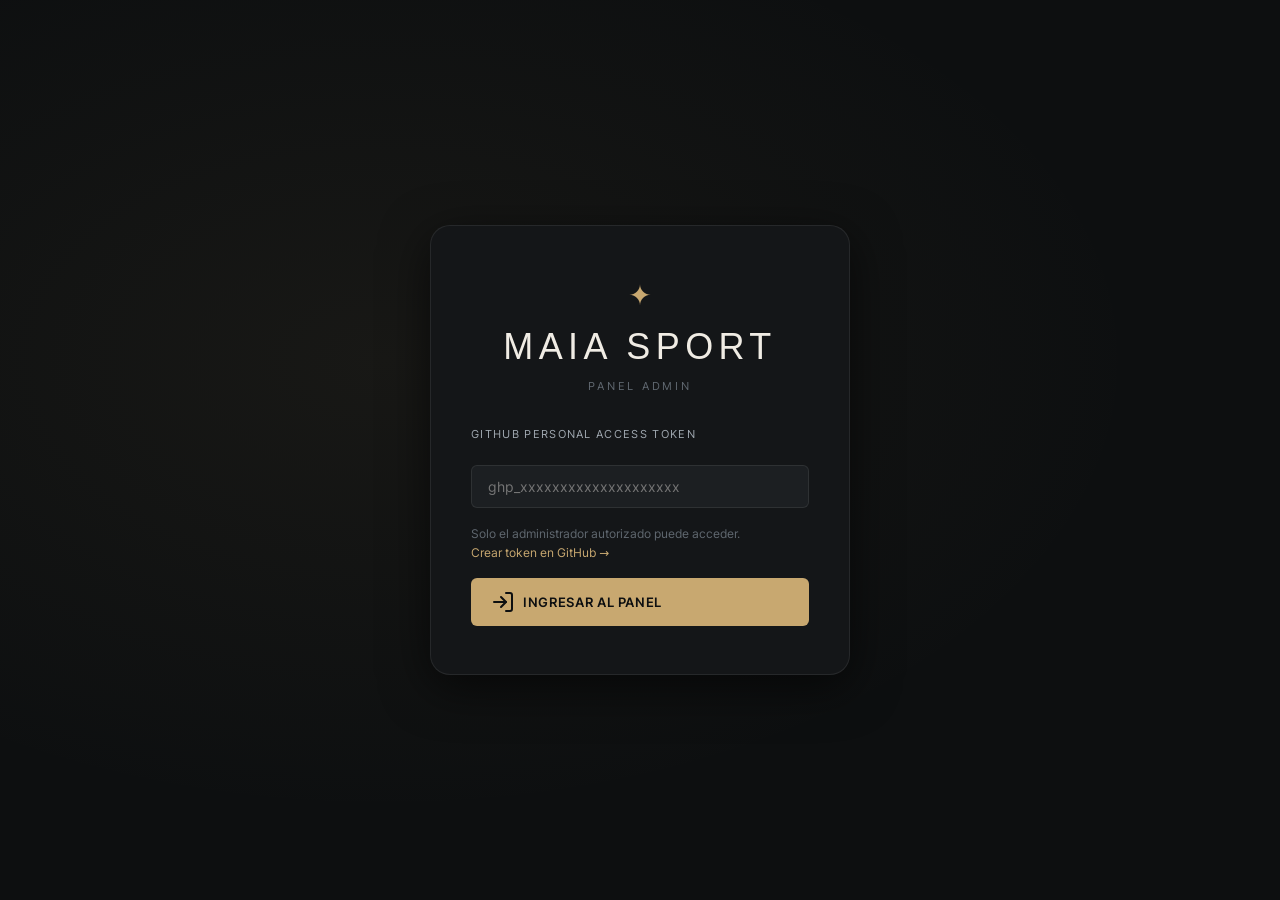
<file: admin/index.html>
<!DOCTYPE html>
<html lang="es">
<head>
  <meta charset="UTF-8">
  <meta name="viewport" content="width=device-width, initial-scale=1.0">
  <title>Maia Sport — Panel Admin</title>
  <meta name="robots" content="noindex, nofollow">

  <!-- Fuentes locales (mismas del sitio principal) -->
  <link rel="preload" href="../fonts/inter-400.woff2" as="font" type="font/woff2" crossorigin>
  <link rel="preload" href="../fonts/bebas-neue.woff2" as="font" type="font/woff2" crossorigin>
  <link rel="stylesheet" href="../fonts/fonts.css">

  <!-- Icono local (lucide) -->
  <script src="../js/lucide.min.js"></script>

  <!-- Estilos del Admin -->
  <link rel="stylesheet" href="admin.css">
</head>
<body>

  <!-- =====================================================
       PANTALLA DE LOGIN
  ====================================================== -->
  <div id="loginScreen" class="login-screen">
    <div class="login-card">
      <div class="login-logo">
        <span class="login-ribbon">✦</span>
        <span class="login-brand">MAIA SPORT</span>
        <span class="login-sub">PANEL ADMIN</span>
      </div>

      <div class="login-form">
        <label for="tokenInput" class="login-label">GitHub Personal Access Token</label>
        <input
          type="password"
          id="tokenInput"
          class="login-input"
          placeholder="ghp_xxxxxxxxxxxxxxxxxxxx"
          autocomplete="off"
          spellcheck="false"
        >
        <p class="login-hint">
          Solo el administrador autorizado puede acceder.<br>
          <a href="https://github.com/settings/tokens/new?scopes=repo&description=Maia+Sport+Admin" target="_blank" rel="noopener">
            Crear token en GitHub →
          </a>
        </p>
        <button id="loginBtn" class="btn-primary" onclick="handleLogin()">
          <i data-lucide="log-in"></i>
          INGRESAR AL PANEL
        </button>
        <div id="loginError" class="login-error" style="display:none">
          Token inválido o sin permisos. Verifica e intenta de nuevo.
        </div>
      </div>
    </div>
  </div>

  <!-- =====================================================
       PANEL PRINCIPAL (oculto hasta login)
  ====================================================== -->
  <div id="adminPanel" class="admin-panel" style="display:none">

    <!-- TOPBAR -->
    <header class="admin-topbar">
      <div class="topbar-left">
        <span class="admin-brand">✦ MAIA SPORT</span>
        <span class="admin-role">ADMIN</span>
      </div>
      <div class="topbar-center">
        <span id="statsTotal" class="stat-chip">— productos</span>
        <span id="statsZapatos" class="stat-chip">— zapatos</span>
        <span id="statsRopa" class="stat-chip">— conjuntos</span>
      </div>
      <div class="topbar-right">
        <div id="saveStatus" class="save-status status-ok">
          <i data-lucide="check-circle"></i>
          Sincronizado
        </div>
        <button class="btn-ghost" onclick="handleLogout()">
          <i data-lucide="log-out"></i>
          Salir
        </button>
      </div>
    </header>

    <!-- TOOLBAR -->
    <div class="admin-toolbar">
      <div class="toolbar-left">
        <div class="search-box">
          <i data-lucide="search"></i>
          <input type="text" id="searchInput" placeholder="Buscar producto, marca..." oninput="filterProducts()">
        </div>
        <div class="cat-filter-group" role="group">
          <button class="cat-filter active" data-cat="TODOS" onclick="setCatFilter(this)">TODOS</button>
          <button class="cat-filter" data-cat="ZAPATOS" onclick="setCatFilter(this)">ZAPATOS</button>
          <button class="cat-filter" data-cat="ROPA" onclick="setCatFilter(this)">ROPA</button>
        </div>
      </div>
      <div class="toolbar-right">
        <button class="btn-primary" onclick="openModal(null)">
          <i data-lucide="plus"></i>
          NUEVO PRODUCTO
        </button>
      </div>
    </div>

    <!-- LISTA DE PRODUCTOS -->
    <main class="admin-main">
      <div id="productList" class="product-list"></div>
      <div id="emptyState" class="empty-state" style="display:none">
        <i data-lucide="package-open"></i>
        <p>No se encontraron productos</p>
      </div>
    </main>

  </div>

  <!-- =====================================================
       MODAL CREAR / EDITAR PRODUCTO
  ====================================================== -->
  <div id="productModal" class="modal-overlay" style="display:none" onclick="handleOverlayClick(event)">
    <div class="modal-box">
      <div class="modal-header">
        <h2 id="modalTitle" class="modal-headline">NUEVO PRODUCTO</h2>
        <button class="modal-close" onclick="closeModal()">
          <i data-lucide="x"></i>
        </button>
      </div>

      <div class="modal-body">
        <!-- Columna 1: Info básica -->
        <div class="modal-col">
          <div class="field-group">
            <label class="field-label">ID único <span class="required">*</span></label>
            <input type="text" id="fId" class="field-input" placeholder="ej: adidas-27">
            <p class="field-hint">Minúsculas, sin espacios, con guión. Ej: nike-nuevo</p>
          </div>
          <div class="field-group">
            <label class="field-label">Nombre del producto <span class="required">*</span></label>
            <input type="text" id="fNombre" class="field-input" placeholder="Adidas Street Classic">
          </div>
          <div class="field-row">
            <div class="field-group">
              <label class="field-label">Marca <span class="required">*</span></label>
              <input type="text" id="fMarca" class="field-input" placeholder="Adidas">
            </div>
            <div class="field-group">
              <label class="field-label">Categoría <span class="required">*</span></label>
              <select id="fCategoria" class="field-select">
                <option value="ZAPATOS">ZAPATOS</option>
                <option value="ROPA">ROPA</option>
              </select>
            </div>
          </div>
          <div class="field-group">
            <label class="field-label">Precio (COP) <span class="required">*</span></label>
            <input type="number" id="fPrecio" class="field-input" placeholder="159000" min="0">
          </div>
          <div class="field-group">
            <label class="field-label">Tallas disponibles</label>
            <div id="tallasWrapper">
              <!-- Se genera dinámicamente en JS -->
            </div>
          </div>
        </div>

        <!-- Columna 2: Variantes de color -->
        <div class="modal-col">
          <div class="variantes-header">
            <label class="field-label">Variantes de color</label>
            <button class="btn-add-variant" onclick="addVariant()">
              <i data-lucide="plus"></i> Agregar variante
            </button>
          </div>
          <div id="variantesContainer" class="variantes-container"></div>
        </div>
      </div>

      <div class="modal-footer">
        <button class="btn-ghost" onclick="closeModal()">Cancelar</button>
        <button class="btn-primary" onclick="saveProduct()">
          <i data-lucide="save"></i>
          GUARDAR Y PUBLICAR
        </button>
      </div>
    </div>
  </div>

  <!-- =====================================================
       MODAL CONFIRMACIÓN ELIMINACIÓN
  ====================================================== -->
  <div id="deleteModal" class="modal-overlay" style="display:none" onclick="handleDeleteOverlayClick(event)">
    <div class="modal-box modal-sm">
      <div class="modal-header">
        <h2 class="modal-headline">⚠️ ELIMINAR PRODUCTO</h2>
      </div>
      <div class="modal-body">
        <p class="delete-msg">¿Eliminar <strong id="deleteProductName"></strong>?</p>
        <p class="delete-warn">Esta acción no se puede deshacer. El producto dejará de verse en el sitio.</p>
      </div>
      <div class="modal-footer">
        <button class="btn-ghost" onclick="closeDeleteModal()">Cancelar</button>
        <button class="btn-danger" onclick="confirmDelete()">
          <i data-lucide="trash-2"></i>
          Sí, eliminar
        </button>
      </div>
    </div>
  </div>

  <!-- TOAST de notificaciones -->
  <div id="toast" class="toast" style="display:none"></div>

  <!-- Lógica del Admin -->
  <script src="admin.js"></script>
</body>
</html>
</file>
<file: fonts/fonts.css>
/* ============================================================
   MAIA SPORT — Fuentes Locales (Self-Hosted)
   ============================================================ */

/* Inter — 300 Light */
@font-face {
  font-family: 'Inter';
  font-style: normal;
  font-weight: 300;
  font-display: swap;
  src: url('../fonts/inter-300.woff2') format('woff2');
  unicode-range: U+0000-00FF, U+0131, U+0152-0153, U+02BB-02BC, U+02C6, U+02DA, U+02DC, U+0304, U+0308, U+0329, U+2000-206F, U+2074, U+20AC, U+2122, U+2191, U+2193, U+2212, U+2215, U+FEFF, U+FFFD;
}

/* Inter — 400 Regular */
@font-face {
  font-family: 'Inter';
  font-style: normal;
  font-weight: 400;
  font-display: swap;
  src: url('../fonts/inter-400.woff2') format('woff2');
  unicode-range: U+0000-00FF, U+0131, U+0152-0153, U+02BB-02BC, U+02C6, U+02DA, U+02DC, U+0304, U+0308, U+0329, U+2000-206F, U+2074, U+20AC, U+2122, U+2191, U+2193, U+2212, U+2215, U+FEFF, U+FFFD;
}

/* Inter — 500 Medium */
@font-face {
  font-family: 'Inter';
  font-style: normal;
  font-weight: 500;
  font-display: swap;
  src: url('../fonts/inter-500.woff2') format('woff2');
  unicode-range: U+0000-00FF, U+0131, U+0152-0153, U+02BB-02BC, U+02C6, U+02DA, U+02DC, U+0304, U+0308, U+0329, U+2000-206F, U+2074, U+20AC, U+2122, U+2191, U+2193, U+2212, U+2215, U+FEFF, U+FFFD;
}

/* Inter — 600 SemiBold */
@font-face {
  font-family: 'Inter';
  font-style: normal;
  font-weight: 600;
  font-display: swap;
  src: url('../fonts/inter-600.woff2') format('woff2');
  unicode-range: U+0000-00FF, U+0131, U+0152-0153, U+02BB-02BC, U+02C6, U+02DA, U+02DC, U+0304, U+0308, U+0329, U+2000-206F, U+2074, U+20AC, U+2122, U+2191, U+2193, U+2212, U+2215, U+FEFF, U+FFFD;
}

/* Space Grotesk — 400 Regular */
@font-face {
  font-family: 'Space Grotesk';
  font-style: normal;
  font-weight: 400;
  font-display: swap;
  src: url('../fonts/space-grotesk-400.woff2') format('woff2');
  unicode-range: U+0000-00FF, U+0131, U+0152-0153, U+02BB-02BC, U+02C6, U+02DA, U+02DC, U+0304, U+0308, U+0329, U+2000-206F, U+2074, U+20AC, U+2122, U+2191, U+2193, U+2212, U+2215, U+FEFF, U+FFFD;
}

/* Space Grotesk — 600 SemiBold */
@font-face {
  font-family: 'Space Grotesk';
  font-style: normal;
  font-weight: 600;
  font-display: swap;
  src: url('../fonts/space-grotesk-600.woff2') format('woff2');
  unicode-range: U+0000-00FF, U+0131, U+0152-0153, U+02BB-02BC, U+02C6, U+02DA, U+02DC, U+0304, U+0308, U+0329, U+2000-206F, U+2074, U+20AC, U+2122, U+2191, U+2193, U+2212, U+2215, U+FEFF, U+FFFD;
}

/* Space Grotesk — 700 Bold */
@font-face {
  font-family: 'Space Grotesk';
  font-style: normal;
  font-weight: 700;
  font-display: swap;
  src: url('../fonts/space-grotesk-700.woff2') format('woff2');
  unicode-range: U+0000-00FF, U+0131, U+0152-0153, U+02BB-02BC, U+02C6, U+02DA, U+02DC, U+0304, U+0308, U+0329, U+2000-206F, U+2074, U+20AC, U+2122, U+2191, U+2193, U+2212, U+2215, U+FEFF, U+FFFD;
}

/* Bebas Neue — 400 Regular */
@font-face {
  font-family: 'Bebas Neue';
  font-style: normal;
  font-weight: 400;
  font-display: swap;
  src: url('../fonts/bebas-neue.woff2') format('woff2');
  unicode-range: U+0000-00FF, U+0131, U+0152-0153, U+02BB-02BC, U+02C6, U+02DA, U+02DC, U+0304, U+0308, U+0329, U+2000-206F, U+2074, U+20AC, U+2122, U+2191, U+2193, U+2212, U+2215, U+FEFF, U+FFFD;
}
</file>
<file: admin/admin.css>
/* ============================================================
   MAIA SPORT ADMIN — Estilos Premium Dark Mode
   Fuentes: Bebas Neue (títulos), Inter (cuerpo) — 100% locales
   ============================================================ */

/* ── TOKENS ──────────────────────────────────────────────── */
:root {
  --bg:          #0d0f10;
  --bg-2:        #141618;
  --bg-3:        #1c1f22;
  --bg-4:        #242830;
  --border:      rgba(255,255,255,0.08);
  --border-hover:rgba(255,255,255,0.18);
  --text-1:      #f0ece4;
  --text-2:      #a0a8b0;
  --text-3:      #606870;
  --accent:      #c8a870;
  --accent-dim:  rgba(200,168,112,0.15);
  --danger:      #e05050;
  --danger-dim:  rgba(224,80,80,0.15);
  --success:     #60c080;
  --success-dim: rgba(96,192,128,0.15);
  --radius-sm:   6px;
  --radius-md:   12px;
  --radius-lg:   20px;
  --shadow:      0 4px 24px rgba(0,0,0,0.4);
  --shadow-lg:   0 12px 48px rgba(0,0,0,0.6);
  --transition:  0.2s ease;
}

/* ── RESET ───────────────────────────────────────────────── */
*, *::before, *::after { box-sizing: border-box; margin: 0; padding: 0; }

html { height: 100%; }

body {
  font-family: 'Inter', system-ui, sans-serif;
  background: var(--bg);
  color: var(--text-1);
  min-height: 100vh;
  font-size: 14px;
  line-height: 1.5;
  -webkit-font-smoothing: antialiased;
}

a { color: var(--accent); text-decoration: none; }
a:hover { text-decoration: underline; }

input, select, button { font-family: inherit; }

/* ── SCROLLBAR ───────────────────────────────────────────── */
::-webkit-scrollbar { width: 6px; }
::-webkit-scrollbar-track { background: var(--bg-2); }
::-webkit-scrollbar-thumb { background: var(--bg-4); border-radius: 3px; }

/* ============================================================
   LOGIN SCREEN
   ============================================================ */
.login-screen {
  min-height: 100vh;
  display: flex;
  align-items: center;
  justify-content: center;
  background: radial-gradient(ellipse at 30% 40%, rgba(200,168,112,0.06) 0%, transparent 60%),
              var(--bg);
  padding: 24px;
}

.login-card {
  background: var(--bg-2);
  border: 1px solid var(--border);
  border-radius: var(--radius-lg);
  padding: 48px 40px;
  width: 100%;
  max-width: 420px;
  box-shadow: var(--shadow-lg);
  display: flex;
  flex-direction: column;
  gap: 32px;
}

.login-logo {
  display: flex;
  flex-direction: column;
  align-items: center;
  gap: 4px;
}

.login-ribbon {
  font-size: 28px;
  color: var(--accent);
  animation: spin-slow 8s linear infinite;
}

@keyframes spin-slow {
  from { transform: rotate(0deg); }
  to   { transform: rotate(360deg); }
}

.login-brand {
  font-family: 'Bebas Neue', sans-serif;
  font-size: 36px;
  letter-spacing: 0.15em;
  color: var(--text-1);
}

.login-sub {
  font-size: 11px;
  letter-spacing: 0.25em;
  color: var(--text-3);
  text-transform: uppercase;
}

.login-form {
  display: flex;
  flex-direction: column;
  gap: 16px;
}

.login-label {
  font-size: 11px;
  letter-spacing: 0.12em;
  text-transform: uppercase;
  color: var(--text-2);
  display: block;
  margin-bottom: 6px;
}

.login-input {
  width: 100%;
  background: var(--bg-3);
  border: 1px solid var(--border);
  border-radius: var(--radius-sm);
  color: var(--text-1);
  padding: 12px 16px;
  font-size: 14px;
  transition: border-color var(--transition);
  outline: none;
}

.login-input:focus { border-color: var(--accent); }

.login-hint {
  font-size: 12px;
  color: var(--text-3);
  line-height: 1.6;
}

.login-error {
  background: var(--danger-dim);
  border: 1px solid var(--danger);
  border-radius: var(--radius-sm);
  color: var(--danger);
  padding: 10px 14px;
  font-size: 13px;
}

/* ============================================================
   BUTTONS
   ============================================================ */
.btn-primary {
  display: inline-flex;
  align-items: center;
  gap: 8px;
  background: var(--accent);
  color: #0d0f10;
  border: none;
  border-radius: var(--radius-sm);
  padding: 12px 20px;
  font-size: 13px;
  font-weight: 600;
  letter-spacing: 0.05em;
  cursor: pointer;
  transition: opacity var(--transition), transform var(--transition);
}
.btn-primary:hover { opacity: 0.88; transform: translateY(-1px); }
.btn-primary:active { transform: translateY(0); }

.btn-ghost {
  display: inline-flex;
  align-items: center;
  gap: 8px;
  background: transparent;
  color: var(--text-2);
  border: 1px solid var(--border);
  border-radius: var(--radius-sm);
  padding: 10px 16px;
  font-size: 13px;
  cursor: pointer;
  transition: border-color var(--transition), color var(--transition);
}
.btn-ghost:hover { border-color: var(--border-hover); color: var(--text-1); }

.btn-danger {
  display: inline-flex;
  align-items: center;
  gap: 8px;
  background: var(--danger);
  color: #fff;
  border: none;
  border-radius: var(--radius-sm);
  padding: 12px 20px;
  font-size: 13px;
  font-weight: 600;
  cursor: pointer;
  transition: opacity var(--transition);
}
.btn-danger:hover { opacity: 0.85; }

.btn-icon {
  display: inline-flex;
  align-items: center;
  justify-content: center;
  width: 36px;
  height: 36px;
  background: transparent;
  border: 1px solid var(--border);
  border-radius: var(--radius-sm);
  color: var(--text-2);
  cursor: pointer;
  transition: border-color var(--transition), color var(--transition), background var(--transition);
}
.btn-icon:hover { border-color: var(--border-hover); color: var(--text-1); background: var(--bg-3); }

.btn-icon-danger:hover { border-color: var(--danger); color: var(--danger); background: var(--danger-dim); }

/* ============================================================
   ADMIN PANEL LAYOUT
   ============================================================ */
.admin-panel {
  display: flex;
  flex-direction: column;
  min-height: 100vh;
}

/* TOPBAR */
.admin-topbar {
  display: flex;
  align-items: center;
  justify-content: space-between;
  padding: 0 24px;
  height: 60px;
  background: var(--bg-2);
  border-bottom: 1px solid var(--border);
  position: sticky;
  top: 0;
  z-index: 100;
  gap: 16px;
}

.topbar-left {
  display: flex;
  align-items: center;
  gap: 12px;
  flex: 1;
}

.admin-brand {
  font-family: 'Bebas Neue', sans-serif;
  font-size: 20px;
  letter-spacing: 0.12em;
  color: var(--accent);
}

.admin-role {
  font-size: 10px;
  letter-spacing: 0.2em;
  color: var(--text-3);
  background: var(--bg-3);
  border: 1px solid var(--border);
  border-radius: 4px;
  padding: 2px 8px;
}

.topbar-center {
  display: flex;
  gap: 8px;
  flex: 2;
  justify-content: center;
}

.stat-chip {
  font-size: 11px;
  color: var(--text-2);
  background: var(--bg-3);
  border: 1px solid var(--border);
  border-radius: 20px;
  padding: 4px 12px;
}

.topbar-right {
  display: flex;
  align-items: center;
  gap: 12px;
  flex: 1;
  justify-content: flex-end;
}

.save-status {
  display: inline-flex;
  align-items: center;
  gap: 6px;
  font-size: 12px;
  padding: 4px 10px;
  border-radius: 4px;
  transition: all var(--transition);
}

.save-status.status-ok     { color: var(--success); background: var(--success-dim); }
.save-status.status-saving { color: var(--accent);  background: var(--accent-dim); }
.save-status.status-error  { color: var(--danger);  background: var(--danger-dim); }

/* TOOLBAR */
.admin-toolbar {
  display: flex;
  align-items: center;
  justify-content: space-between;
  padding: 16px 24px;
  background: var(--bg-2);
  border-bottom: 1px solid var(--border);
  gap: 16px;
  flex-wrap: wrap;
}

.toolbar-left {
  display: flex;
  align-items: center;
  gap: 12px;
  flex: 1;
}

.search-box {
  display: flex;
  align-items: center;
  gap: 10px;
  background: var(--bg-3);
  border: 1px solid var(--border);
  border-radius: var(--radius-sm);
  padding: 8px 14px;
  flex: 1;
  max-width: 340px;
  transition: border-color var(--transition);
}
.search-box:focus-within { border-color: var(--accent); }
.search-box svg { color: var(--text-3); flex-shrink: 0; }
.search-box input {
  background: none;
  border: none;
  outline: none;
  color: var(--text-1);
  font-size: 14px;
  width: 100%;
}
.search-box input::placeholder { color: var(--text-3); }

.cat-filter-group {
  display: flex;
  gap: 4px;
  background: var(--bg-3);
  border: 1px solid var(--border);
  border-radius: var(--radius-sm);
  padding: 4px;
}

.cat-filter {
  background: transparent;
  border: none;
  color: var(--text-2);
  padding: 6px 14px;
  border-radius: 4px;
  cursor: pointer;
  font-size: 12px;
  letter-spacing: 0.06em;
  transition: all var(--transition);
}
.cat-filter.active,
.cat-filter:hover {
  background: var(--bg-4);
  color: var(--text-1);
}
.cat-filter.active { color: var(--accent); font-weight: 600; }

/* MAIN */
.admin-main {
  flex: 1;
  padding: 24px;
  max-width: 1100px;
  width: 100%;
  margin: 0 auto;
}

/* PRODUCT LIST */
.product-list {
  display: flex;
  flex-direction: column;
  gap: 8px;
}

.product-row {
  display: flex;
  align-items: center;
  background: var(--bg-2);
  border: 1px solid var(--border);
  border-radius: var(--radius-md);
  padding: 14px 20px;
  gap: 16px;
  transition: border-color var(--transition), background var(--transition);
  animation: fadeIn 0.25s ease;
}
.product-row:hover {
  border-color: var(--border-hover);
  background: var(--bg-3);
}

@keyframes fadeIn {
  from { opacity: 0; transform: translateY(6px); }
  to   { opacity: 1; transform: none; }
}

.product-thumb {
  width: 56px;
  height: 56px;
  border-radius: var(--radius-sm);
  object-fit: cover;
  background: var(--bg-3);
  flex-shrink: 0;
  border: 1px solid var(--border);
}

.product-thumb-placeholder {
  width: 56px;
  height: 56px;
  border-radius: var(--radius-sm);
  background: var(--bg-3);
  border: 1px solid var(--border);
  display: flex;
  align-items: center;
  justify-content: center;
  color: var(--text-3);
  flex-shrink: 0;
}

.product-info {
  flex: 1;
  min-width: 0;
}

.product-nombre {
  font-size: 14px;
  font-weight: 600;
  color: var(--text-1);
  white-space: nowrap;
  overflow: hidden;
  text-overflow: ellipsis;
}

.product-meta {
  font-size: 12px;
  color: var(--text-3);
  margin-top: 2px;
  display: flex;
  gap: 12px;
  flex-wrap: wrap;
}

.product-meta span {
  display: inline-flex;
  align-items: center;
  gap: 4px;
}

.product-precio {
  font-family: 'Bebas Neue', sans-serif;
  font-size: 18px;
  letter-spacing: 0.05em;
  color: var(--accent);
  min-width: 110px;
  text-align: right;
}

.product-actions {
  display: flex;
  gap: 8px;
  flex-shrink: 0;
}

.cat-badge {
  font-size: 10px;
  letter-spacing: 0.1em;
  padding: 3px 8px;
  border-radius: 4px;
  font-weight: 600;
  flex-shrink: 0;
}
.cat-badge-zapatos { background: rgba(100,140,200,0.15); color: #80a0d8; border: 1px solid rgba(100,140,200,0.3); }
.cat-badge-ropa    { background: rgba(200,140,180,0.15); color: #d890c0; border: 1px solid rgba(200,140,180,0.3); }

/* EMPTY STATE */
.empty-state {
  display: flex;
  flex-direction: column;
  align-items: center;
  justify-content: center;
  padding: 80px 24px;
  color: var(--text-3);
  gap: 16px;
  text-align: center;
}
.empty-state svg { width: 48px; height: 48px; opacity: 0.4; }

/* ============================================================
   MODAL
   ============================================================ */
.modal-overlay {
  position: fixed;
  inset: 0;
  background: rgba(0,0,0,0.7);
  backdrop-filter: blur(4px);
  z-index: 1000;
  display: flex;
  align-items: center;
  justify-content: center;
  padding: 24px;
  animation: fadeIn 0.18s ease;
}

.modal-box {
  background: var(--bg-2);
  border: 1px solid var(--border);
  border-radius: var(--radius-lg);
  width: 100%;
  max-width: 860px;
  max-height: 90vh;
  display: flex;
  flex-direction: column;
  box-shadow: var(--shadow-lg);
  overflow: hidden;
}

.modal-sm { max-width: 440px; }

.modal-header {
  display: flex;
  align-items: center;
  justify-content: space-between;
  padding: 20px 28px;
  border-bottom: 1px solid var(--border);
  flex-shrink: 0;
}

.modal-headline {
  font-family: 'Bebas Neue', sans-serif;
  font-size: 22px;
  letter-spacing: 0.1em;
  color: var(--text-1);
}

.modal-close {
  display: flex;
  align-items: center;
  justify-content: center;
  width: 36px;
  height: 36px;
  background: transparent;
  border: 1px solid var(--border);
  border-radius: 50%;
  color: var(--text-2);
  cursor: pointer;
  transition: all var(--transition);
}
.modal-close:hover { border-color: var(--danger); color: var(--danger); }

.modal-body {
  display: flex;
  gap: 28px;
  padding: 24px 28px;
  overflow-y: auto;
  flex: 1;
}

.modal-col {
  flex: 1;
  display: flex;
  flex-direction: column;
  gap: 18px;
  min-width: 0;
}

.modal-footer {
  display: flex;
  justify-content: flex-end;
  gap: 10px;
  padding: 16px 28px;
  border-top: 1px solid var(--border);
  flex-shrink: 0;
}

/* DELETE MODAL */
.delete-msg {
  font-size: 15px;
  color: var(--text-1);
  margin-bottom: 8px;
}
.delete-warn {
  font-size: 13px;
  color: var(--text-3);
  line-height: 1.6;
}

/* ============================================================
   FORM FIELDS
   ============================================================ */
.field-group {
  display: flex;
  flex-direction: column;
  gap: 6px;
}

.field-row {
  display: flex;
  gap: 12px;
}
.field-row .field-group { flex: 1; }

.field-label {
  font-size: 11px;
  letter-spacing: 0.1em;
  text-transform: uppercase;
  color: var(--text-2);
}

.required { color: var(--accent); }

.field-input {
  background: var(--bg-3);
  border: 1px solid var(--border);
  border-radius: var(--radius-sm);
  color: var(--text-1);
  padding: 10px 14px;
  font-size: 14px;
  width: 100%;
  outline: none;
  transition: border-color var(--transition);
}
.field-input:focus { border-color: var(--accent); }
.field-input::placeholder { color: var(--text-3); }
.field-input[readonly] { opacity: 0.6; cursor: not-allowed; }

.field-select {
  background: var(--bg-3);
  border: 1px solid var(--border);
  border-radius: var(--radius-sm);
  color: var(--text-1);
  padding: 10px 14px;
  font-size: 14px;
  width: 100%;
  outline: none;
  cursor: pointer;
  transition: border-color var(--transition);
}
.field-select:focus { border-color: var(--accent); }

.field-hint {
  font-size: 11px;
  color: var(--text-3);
  line-height: 1.5;
}

/* TALLAS */
.tallas-grid {
  display: flex;
  flex-wrap: wrap;
  gap: 8px;
  margin-top: 4px;
}

.talla-check {
  display: none;
}
.talla-chip {
  display: inline-flex;
  align-items: center;
  justify-content: center;
  width: 44px;
  height: 36px;
  background: var(--bg-3);
  border: 1px solid var(--border);
  border-radius: var(--radius-sm);
  color: var(--text-2);
  font-size: 13px;
  cursor: pointer;
  transition: all var(--transition);
  user-select: none;
}
.talla-check:checked + .talla-chip {
  background: var(--accent-dim);
  border-color: var(--accent);
  color: var(--accent);
  font-weight: 600;
}

/* VARIANTES */
.variantes-header {
  display: flex;
  align-items: center;
  justify-content: space-between;
}

.btn-add-variant {
  display: inline-flex;
  align-items: center;
  gap: 6px;
  background: var(--bg-3);
  border: 1px dashed var(--border-hover);
  border-radius: var(--radius-sm);
  color: var(--accent);
  padding: 6px 12px;
  font-size: 12px;
  cursor: pointer;
  transition: all var(--transition);
}
.btn-add-variant:hover { background: var(--accent-dim); border-color: var(--accent); }

.variantes-container {
  display: flex;
  flex-direction: column;
  gap: 10px;
  overflow-y: auto;
  max-height: 360px;
  padding-right: 4px;
}

.variant-card {
  background: var(--bg-3);
  border: 1px solid var(--border);
  border-radius: var(--radius-sm);
  padding: 14px;
  display: flex;
  flex-direction: column;
  gap: 10px;
  position: relative;
  animation: fadeIn 0.18s ease;
}

.variant-row {
  display: flex;
  gap: 8px;
  align-items: flex-end;
}
.variant-row .field-group { flex: 1; min-width: 0; }

.color-preview {
  width: 36px;
  height: 36px;
  border-radius: 50%;
  border: 2px solid var(--border);
  flex-shrink: 0;
  cursor: pointer;
  transition: transform var(--transition);
}
.color-preview:hover { transform: scale(1.1); }

.btn-remove-variant {
  position: absolute;
  top: 10px;
  right: 10px;
  width: 28px;
  height: 28px;
  display: flex;
  align-items: center;
  justify-content: center;
  background: transparent;
  border: none;
  color: var(--text-3);
  cursor: pointer;
  border-radius: 4px;
  transition: color var(--transition);
}
.btn-remove-variant:hover { color: var(--danger); }

/* ============================================================
   TOAST
   ============================================================ */
.toast {
  position: fixed;
  bottom: 24px;
  right: 24px;
  background: var(--bg-2);
  border: 1px solid var(--border);
  border-radius: var(--radius-sm);
  padding: 14px 20px;
  font-size: 14px;
  color: var(--text-1);
  box-shadow: var(--shadow);
  z-index: 9999;
  max-width: 340px;
  animation: slideUp 0.2s ease;
}

@keyframes slideUp {
  from { transform: translateY(12px); opacity: 0; }
  to   { transform: none; opacity: 1; }
}

.toast-ok    { border-color: var(--success); color: var(--success); }
.toast-error { border-color: var(--danger);  color: var(--danger);  }
.toast-info  { border-color: var(--accent);  color: var(--accent);  }

/* ============================================================
   RESPONSIVE
   ============================================================ */
@media (max-width: 700px) {
  .modal-body { flex-direction: column; }
  .topbar-center { display: none; }
  .admin-toolbar { flex-direction: column; align-items: stretch; }
  .toolbar-left { flex-direction: column; }
  .search-box { max-width: none; }
  .product-precio { display: none; }
  .cat-badge { display: none; }
  .admin-main { padding: 16px; }
}
</file>
